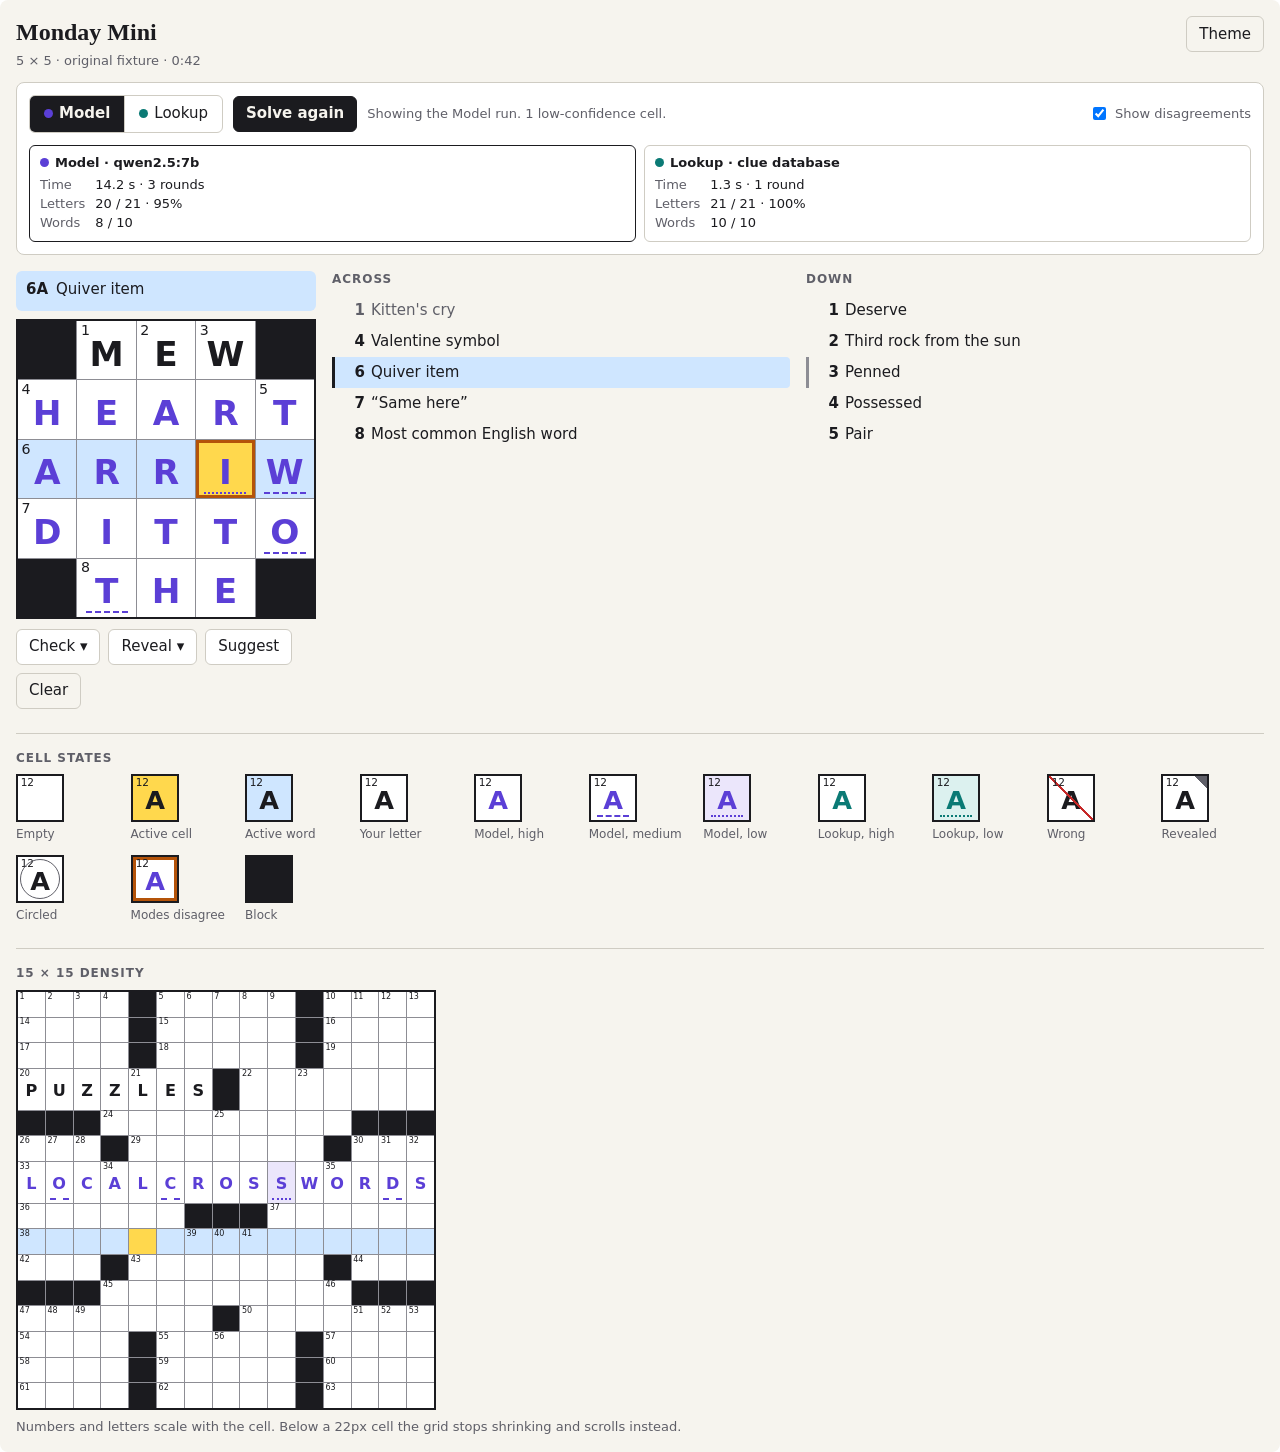
<file: design/mockup.html>
<!doctype html>
<html lang="en">
<head>
<meta charset="utf-8">
<meta name="viewport" content="width=device-width, initial-scale=1">
<title>Crossword design reference</title>
<style>
/* ---------- Tokens: keep in sync with DESIGN.md ---------- */
:root {
  color-scheme: light dark;
  --paper: #f6f4ee;
  --surface: #ffffff;
  --ink: #1b1b1f;
  --ink-muted: #5f5f68;
  --line: #cfccc3;
  --cell: #ffffff;
  --cell-line: #8d8d94;
  --block: #1b1b1f;
  --grid-border: #1b1b1f;
  --active-cell: #ffd84d;
  --active-word: #cfe6ff;
  --model: #5b3fd6;
  --model-tint: #ebe6fb;
  --lookup: #0b7a75;
  --lookup-tint: #dcf1ef;
  --wrong: #c62828;
  --warn: #b45309;
  --ok: #2e7d32;
  --focus: #1a73e8;
  --font-ui: system-ui, -apple-system, "Segoe UI", Roboto, sans-serif;
  --font-title: Georgia, "Iowan Old Style", "Times New Roman", serif;
  --radius: 8px;
}
@media (prefers-color-scheme: dark) {
  :root:not([data-theme="light"]) {
    --paper: #131316; --surface: #1c1c21; --ink: #ececf1; --ink-muted: #a3a3ae;
    --line: #34343c; --cell: #26262d; --cell-line: #50505b; --block: #060608; --grid-border: #6a6a76;
    --active-cell: #e0b422; --active-word: #1f3a5c;
    --model: #a996ff; --model-tint: #2c2648; --lookup: #4fd1c5; --lookup-tint: #17393a;
    --wrong: #ff6b6b; --warn: #f0a54a; --ok: #7bc47f; --focus: #8ab4f8;
  }
}
:root[data-theme="dark"] {
  --paper: #131316; --surface: #1c1c21; --ink: #ececf1; --ink-muted: #a3a3ae;
  --line: #34343c; --cell: #26262d; --cell-line: #50505b; --block: #060608; --grid-border: #6a6a76;
  --active-cell: #e0b422; --active-word: #1f3a5c;
  --model: #a996ff; --model-tint: #2c2648; --lookup: #4fd1c5; --lookup-tint: #17393a;
  --wrong: #ff6b6b; --warn: #f0a54a; --ok: #7bc47f; --focus: #8ab4f8;
}

* { box-sizing: border-box; }
body { margin: 0; font-family: var(--font-ui); }
.app {
  background: var(--paper); color: var(--ink);
  padding: 16px; border-radius: var(--radius);
  font-size: 15px; line-height: 1.4;
  container-type: inline-size;
}
h1 { font-family: var(--font-title); font-size: 24px; margin: 0; font-weight: 700; }
h2 { font-size: 12px; letter-spacing: .08em; text-transform: uppercase; color: var(--ink-muted); margin: 0 0 8px; font-weight: 600; }
.byline { color: var(--ink-muted); font-size: 13px; margin-top: 2px; }
.head { display: flex; justify-content: space-between; align-items: flex-start; gap: 12px; margin-bottom: 12px; }
button { font: inherit; color: inherit; }
.btn {
  background: var(--surface); border: 1px solid var(--line); border-radius: 6px;
  padding: 6px 12px; min-height: 36px; cursor: pointer;
}
.btn:hover { border-color: var(--ink-muted); }
.btn.primary { background: var(--ink); color: var(--paper); border-color: var(--ink); font-weight: 600; }
.btn.ghost { background: transparent; }
:focus-visible { outline: 2px solid var(--focus); outline-offset: 2px; }

/* ---------- Solver bar ---------- */
.solver {
  background: var(--surface); border: 1px solid var(--line); border-radius: var(--radius);
  padding: 12px; margin-bottom: 16px;
}
.solver-row { display: flex; flex-wrap: wrap; align-items: center; gap: 10px; }
.seg { display: inline-flex; border: 1px solid var(--line); border-radius: 6px; overflow: hidden; }
.seg button {
  border: 0; background: transparent; padding: 6px 14px; min-height: 36px; cursor: pointer;
  display: inline-flex; align-items: center; gap: 6px;
}
.seg button + button { border-left: 1px solid var(--line); }
.seg button[aria-pressed="true"] { background: var(--ink); color: var(--paper); font-weight: 600; }
.dot { width: 9px; height: 9px; border-radius: 50%; display: inline-block; }
.dot.model { background: var(--model); } .dot.lookup { background: var(--lookup); }
.status { color: var(--ink-muted); font-size: 13px; flex: 1 1 160px; }
.runs { display: grid; grid-template-columns: 1fr 1fr; gap: 8px; margin-top: 12px; }
.run { border: 1px solid var(--line); border-radius: 6px; padding: 8px 10px; font-size: 13px; }
.run.current { border-color: var(--ink); }
.run b { display: flex; align-items: center; gap: 6px; font-size: 13px; margin-bottom: 4px; }
.run dl { display: grid; grid-template-columns: auto 1fr; gap: 1px 10px; margin: 0; }
.run dt { color: var(--ink-muted); } .run dd { margin: 0; font-variant-numeric: tabular-nums; }
.check { display: inline-flex; align-items: center; gap: 6px; font-size: 13px; color: var(--ink-muted); }

/* ---------- Main layout ---------- */
.main { display: grid; grid-template-columns: 1fr; gap: 16px; }
@container (min-width: 640px) { .main { grid-template-columns: minmax(260px, 300px) 1fr; } }
.cluebar {
  background: var(--active-word); border-radius: 6px; padding: 8px 10px; min-height: 40px;
  display: flex; gap: 8px; align-items: baseline; margin-bottom: 8px;
}
.cluebar .n { font-weight: 700; white-space: nowrap; }
.actions { display: flex; flex-wrap: wrap; gap: 8px; margin-top: 10px; }

/* ---------- Grid ---------- */
.grid {
  display: grid; background: var(--cell-line); gap: 1px;
  border: 2px solid var(--grid-border); width: 100%; aspect-ratio: 1; user-select: none;
  container-type: inline-size;
}
.cell {
  background: var(--cell); position: relative; display: flex; align-items: center; justify-content: center;
  font-weight: 600; text-transform: uppercase; cursor: pointer;
  font-size: calc(58cqw / var(--n)); line-height: 1; padding-top: 12%;
}
.cell .num {
  position: absolute; top: 3%; left: 6%; font-weight: 500; color: var(--ink);
  font-size: max(8px, calc(24cqw / var(--n)));
}
.cell.block { background: var(--block); cursor: default; }
.cell.word { background: var(--active-word); }
.cell.active { background: var(--active-cell); color: #1b1b1f; }
.cell.active .num { color: #1b1b1f; }
/* solver letters: mode colour + a confidence mark that is not colour alone */
.cell.s-model { color: var(--model); } .cell.s-lookup { color: var(--lookup); }
.cell.active.s-model { color: #5b3fd6; } .cell.active.s-lookup { color: #0b7a75; }
.cell.c-med::after, .cell.c-low::after {
  content: ""; position: absolute; left: 14%; right: 14%; bottom: 7%; border-bottom: 2px dashed currentColor;
}
.cell.c-low::after { border-bottom-style: dotted; }
.cell.c-low.s-model:not(.word):not(.active) { background: var(--model-tint); }
.cell.c-low.s-lookup:not(.word):not(.active) { background: var(--lookup-tint); }
.cell.wrong::before {
  content: ""; position: absolute; inset: 0;
  background: linear-gradient(to top right, transparent calc(50% - 1px), var(--wrong) calc(50% - 1px), var(--wrong) calc(50% + 1px), transparent calc(50% + 1px));
}
.cell.revealed { background-image: linear-gradient(225deg, var(--ink-muted) 0 14%, transparent 14%); }
.cell.circle .ring { position: absolute; inset: 4%; border: 1px solid var(--ink-muted); border-radius: 50%; }
.cell.diff { box-shadow: inset 0 0 0 3px var(--warn); }

/* ---------- Clues ---------- */
.clues { display: grid; grid-template-columns: 1fr 1fr; gap: 16px; }
.clues ol { list-style: none; margin: 0; padding: 0; }
.clues li {
  display: grid; grid-template-columns: 1.6em 1fr; gap: 6px; padding: 5px 6px;
  border-left: 3px solid transparent; border-radius: 0 4px 4px 0; cursor: pointer;
}
.clues li .n { font-weight: 700; text-align: right; }
.clues li.current { background: var(--active-word); border-left-color: var(--ink); }
.clues li.cross { border-left-color: var(--cell-line); }
.clues li.done { color: var(--ink-muted); }

/* ---------- Reference sections ---------- */
.ref { margin-top: 24px; padding-top: 16px; border-top: 1px solid var(--line); }
.legend { display: grid; grid-template-columns: repeat(auto-fill, minmax(96px, 1fr)); gap: 12px; }
.legend figure { margin: 0; font-size: 12px; color: var(--ink-muted); }
.legend .grid { width: 48px; margin-bottom: 4px; --n: 1; color: var(--ink); }
.dense { max-width: 420px; }
.note { font-size: 13px; color: var(--ink-muted); margin: 8px 0 0; }
</style>
</head>
<body>
<div class="app">

  <div class="head">
    <div>
      <h1>Monday Mini</h1>
      <div class="byline">5 × 5 · original fixture · 0:42</div>
    </div>
    <button class="btn ghost" id="theme" aria-label="Switch theme">Theme</button>
  </div>

  <!-- Solver bar -->
  <section class="solver" aria-label="Solver">
    <div class="solver-row">
      <div class="seg" role="group" aria-label="Solving mode">
        <button id="m-model" aria-pressed="true"><span class="dot model"></span>Model</button>
        <button id="m-lookup" aria-pressed="false"><span class="dot lookup"></span>Lookup</button>
      </div>
      <button class="btn primary" id="solve">Solve again</button>
      <span class="status" id="status" role="status"></span>
      <label class="check"><input type="checkbox" id="diff" checked> Show disagreements</label>
    </div>
    <div class="runs">
      <div class="run" id="run-model">
        <b><span class="dot model"></span>Model · qwen2.5:7b</b>
        <dl><dt>Time</dt><dd>14.2 s · 3 rounds</dd><dt>Letters</dt><dd>20 / 21 · 95%</dd><dt>Words</dt><dd>8 / 10</dd></dl>
      </div>
      <div class="run" id="run-lookup">
        <b><span class="dot lookup"></span>Lookup · clue database</b>
        <dl><dt>Time</dt><dd>1.3 s · 1 round</dd><dt>Letters</dt><dd>21 / 21 · 100%</dd><dt>Words</dt><dd>10 / 10</dd></dl>
      </div>
    </div>
  </section>

  <!-- Solving view -->
  <div class="main">
    <div>
      <div class="cluebar" aria-live="polite"><span class="n" id="cb-n"></span><span id="cb-t"></span></div>
      <div class="grid" id="grid" role="grid" aria-label="Crossword grid" tabindex="0"></div>
      <div class="actions">
        <button class="btn">Check ▾</button>
        <button class="btn">Reveal ▾</button>
        <button class="btn">Suggest</button>
        <button class="btn ghost">Clear</button>
      </div>
    </div>
    <div class="clues">
      <div><h2>Across</h2><ol id="across"></ol></div>
      <div><h2>Down</h2><ol id="down"></ol></div>
    </div>
  </div>

  <!-- Cell states -->
  <section class="ref">
    <h2>Cell states</h2>
    <div class="legend" id="legend"></div>
  </section>

  <!-- Density -->
  <section class="ref">
    <h2>15 × 15 density</h2>
    <div class="grid dense" id="dense" aria-hidden="true"></div>
    <p class="note">Numbers and letters scale with the cell. Below a 22px cell the grid stops shrinking and scrolls instead.</p>
  </section>
</div>

<script>
const ROWS = ["#MEW#", "HEART", "ARROW", "DITTO", "#THE#"];
const CLUES = {
  across: {1: "Kitten's cry", 4: "Valentine symbol", 6: "Quiver item", 7: "“Same here”", 8: "Most common English word"},
  down: {1: "Deserve", 2: "Third rock from the sun", 3: "Penned", 4: "Possessed", 5: "Pair"}
};
const USER = {"0,1": "M", "0,2": "E", "0,3": "W"};
// Per-mode solver runs: letter + confidence per cell. Model gets 2,3 wrong.
const CONF_MODEL = {"1,0": .91, "1,1": .95, "1,2": .93, "1,3": .88, "1,4": .9, "2,0": .86, "2,1": .9, "2,2": .84, "2,3": .34, "2,4": .72,
  "3,0": .83, "3,1": .87, "3,2": .9, "3,3": .81, "3,4": .62, "4,1": .71, "4,2": .93, "4,3": .96};
const RUNS = {model: {}, lookup: {}};
ROWS.forEach((row, r) => [...row].forEach((ch, c) => {
  const k = r + "," + c;
  if (ch === "#" || USER[k]) return;
  RUNS.lookup[k] = {l: ch, p: .97};
  RUNS.model[k] = {l: k === "2,3" ? "I" : ch, p: CONF_MODEL[k]};
}));

function derive(rows) {
  const H = rows.length, W = rows[0].length, open = (r, c) => r >= 0 && c >= 0 && r < H && c < W && rows[r][c] !== "#";
  const nums = {}, slots = []; let n = 0;
  for (let r = 0; r < H; r++) for (let c = 0; c < W; c++) {
    if (!open(r, c)) continue;
    const a = !open(r, c - 1) && open(r, c + 1), d = !open(r - 1, c) && open(r + 1, c);
    if (!a && !d) continue;
    nums[r + "," + c] = ++n;
    if (a) { const cells = []; for (let x = c; open(r, x); x++) cells.push(r + "," + x); slots.push({n, dir: "across", cells}); }
    if (d) { const cells = []; for (let y = r; open(y, c); y++) cells.push(y + "," + c); slots.push({n, dir: "down", cells}); }
  }
  return {nums, slots};
}
const {nums, slots} = derive(ROWS);
const state = {mode: "model", cell: "2,3", dir: "across", diff: true, user: {...USER}};
const $ = id => document.getElementById(id);
const slotAt = (cell, dir) => slots.find(s => s.dir === dir && s.cells.includes(cell));
const band = p => p >= .8 ? "" : p >= .5 ? "c-med" : "c-low";

function render() {
  const cur = slotAt(state.cell, state.dir), cross = slotAt(state.cell, state.dir === "across" ? "down" : "across");
  const g = $("grid"); g.style.setProperty("--n", ROWS[0].length);
  g.style.gridTemplateColumns = `repeat(${ROWS[0].length}, 1fr)`; g.innerHTML = "";
  ROWS.forEach((row, r) => [...row].forEach((ch, c) => {
    const k = r + "," + c, d = document.createElement("div"); d.className = "cell";
    if (ch === "#") { d.classList.add("block"); g.append(d); return; }
    const run = RUNS[state.mode][k], u = state.user[k];
    if (nums[k]) d.innerHTML = `<span class="num">${nums[k]}</span>`;
    if (u) d.append(u);
    else if (run) { d.append(run.l); d.classList.add("s-" + state.mode); if (band(run.p)) d.classList.add(band(run.p)); }
    if (cur.cells.includes(k)) d.classList.add("word");
    if (k === state.cell) d.classList.add("active");
    if (state.diff && !u && RUNS.model[k] && RUNS.model[k].l !== RUNS.lookup[k].l) d.classList.add("diff");
    d.onclick = () => { if (k === state.cell) state.dir = state.dir === "across" ? "down" : "across"; state.cell = k; if (!slotAt(k, state.dir)) state.dir = state.dir === "across" ? "down" : "across"; render(); };
    g.append(d);
  }));
  for (const dir of ["across", "down"]) {
    const ol = $(dir); ol.innerHTML = "";
    slots.filter(s => s.dir === dir).forEach(s => {
      const li = document.createElement("li");
      li.innerHTML = `<span class="n">${s.n}</span><span>${CLUES[dir][s.n]}</span>`;
      if (s === cur) li.classList.add("current"); else if (s === cross) li.classList.add("cross");
      if (s.cells.every(k => state.user[k])) li.classList.add("done");
      li.onclick = () => { state.dir = dir; state.cell = s.cells[0]; render(); };
      ol.append(li);
    });
  }
  $("cb-n").textContent = cur.n + (cur.dir === "across" ? "A" : "D");
  $("cb-t").textContent = CLUES[cur.dir][cur.n];
  $("m-model").setAttribute("aria-pressed", state.mode === "model");
  $("m-lookup").setAttribute("aria-pressed", state.mode === "lookup");
  $("run-model").classList.toggle("current", state.mode === "model");
  $("run-lookup").classList.toggle("current", state.mode === "lookup");
  $("status").textContent = state.mode === "model" ? "Showing the Model run. 1 low-confidence cell." : "Showing the Lookup run.";
}
$("m-model").onclick = () => { state.mode = "model"; render(); };
$("m-lookup").onclick = () => { state.mode = "lookup"; render(); };
$("diff").onchange = e => { state.diff = e.target.checked; render(); };
$("theme").onclick = () => {
  const root = document.documentElement, dark = root.dataset.theme ? root.dataset.theme === "dark" : matchMedia("(prefers-color-scheme: dark)").matches;
  root.dataset.theme = dark ? "light" : "dark";
};
$("grid").onkeydown = e => {
  const [r, c] = state.cell.split(",").map(Number), s = slotAt(state.cell, state.dir), i = s.cells.indexOf(state.cell);
  const move = (dr, dc) => { const k = (r + dr) + "," + (c + dc); if (slotAt(k, "across") || slotAt(k, "down")) { state.cell = k; if (!slotAt(k, state.dir)) state.dir = state.dir === "across" ? "down" : "across"; } };
  if (/^[a-z]$/i.test(e.key)) { state.user[state.cell] = e.key.toUpperCase(); if (i < s.cells.length - 1) state.cell = s.cells[i + 1]; }
  else if (e.key === "Backspace") { if (state.user[state.cell]) delete state.user[state.cell]; else if (i > 0) { state.cell = s.cells[i - 1]; delete state.user[state.cell]; } }
  else if (e.key === " ") state.dir = state.dir === "across" ? "down" : "across";
  else if (e.key === "ArrowRight") move(0, 1); else if (e.key === "ArrowLeft") move(0, -1);
  else if (e.key === "ArrowDown") move(1, 0); else if (e.key === "ArrowUp") move(-1, 0);
  else return;
  e.preventDefault(); render();
};
render();

// Cell state legend
const STATES = [
  ["Empty", "", ""], ["Active cell", "active", "A"], ["Active word", "word", "A"], ["Your letter", "", "A"],
  ["Model, high", "s-model", "A"], ["Model, medium", "s-model c-med", "A"], ["Model, low", "s-model c-low", "A"],
  ["Lookup, high", "s-lookup", "A"], ["Lookup, low", "s-lookup c-low", "A"],
  ["Wrong", "wrong", "A"], ["Revealed", "revealed", "A"], ["Circled", "circle", "A"], ["Modes disagree", "s-model diff", "A"], ["Block", "block", ""]
];
$("legend").innerHTML = STATES.map(([label, cls, l]) =>
  `<figure><div class="grid" style="grid-template-columns:1fr"><div class="cell ${cls}"><span class="num">${cls === "block" ? "" : "12"}</span>${cls === "circle" ? '<span class="ring"></span>' : ""}${l}</div></div>${label}</figure>`).join("");

// 15x15 density specimen
const A = "....#.....#....", B = ".......#.......", C = "###.........###", D = "...#.......#...", E = "...............", F = "......###......";
const P = [A, A, A, B, C, D, E, F, E, D, C, B, A, A, A], dn = derive(P);
const dense = $("dense"); dense.style.setProperty("--n", 15); dense.style.gridTemplateColumns = "repeat(15, 1fr)";
const SAMPLE = {6: "LOCALCROSSWORDS", 3: "PUZZLES"}; // row -> letters from column 0
P.forEach((row, r) => [...row].forEach((ch, c) => {
  const k = r + "," + c, d = document.createElement("div"); d.className = "cell" + (ch === "#" ? " block" : "");
  if (ch !== "#") {
    if (dn.nums[k]) d.innerHTML = `<span class="num">${dn.nums[k]}</span>`;
    if (SAMPLE[r] && SAMPLE[r][c]) { d.append(SAMPLE[r][c]); if (r === 6) d.classList.add("s-model", c === 9 ? "c-low" : c % 4 === 1 ? "c-med" : "x"); }
    if (r === 8) d.classList.add("word"); if (r === 8 && c === 4) d.classList.add("active");
  }
  dense.append(d);
}));
</script>
</body>
</html>
</file>
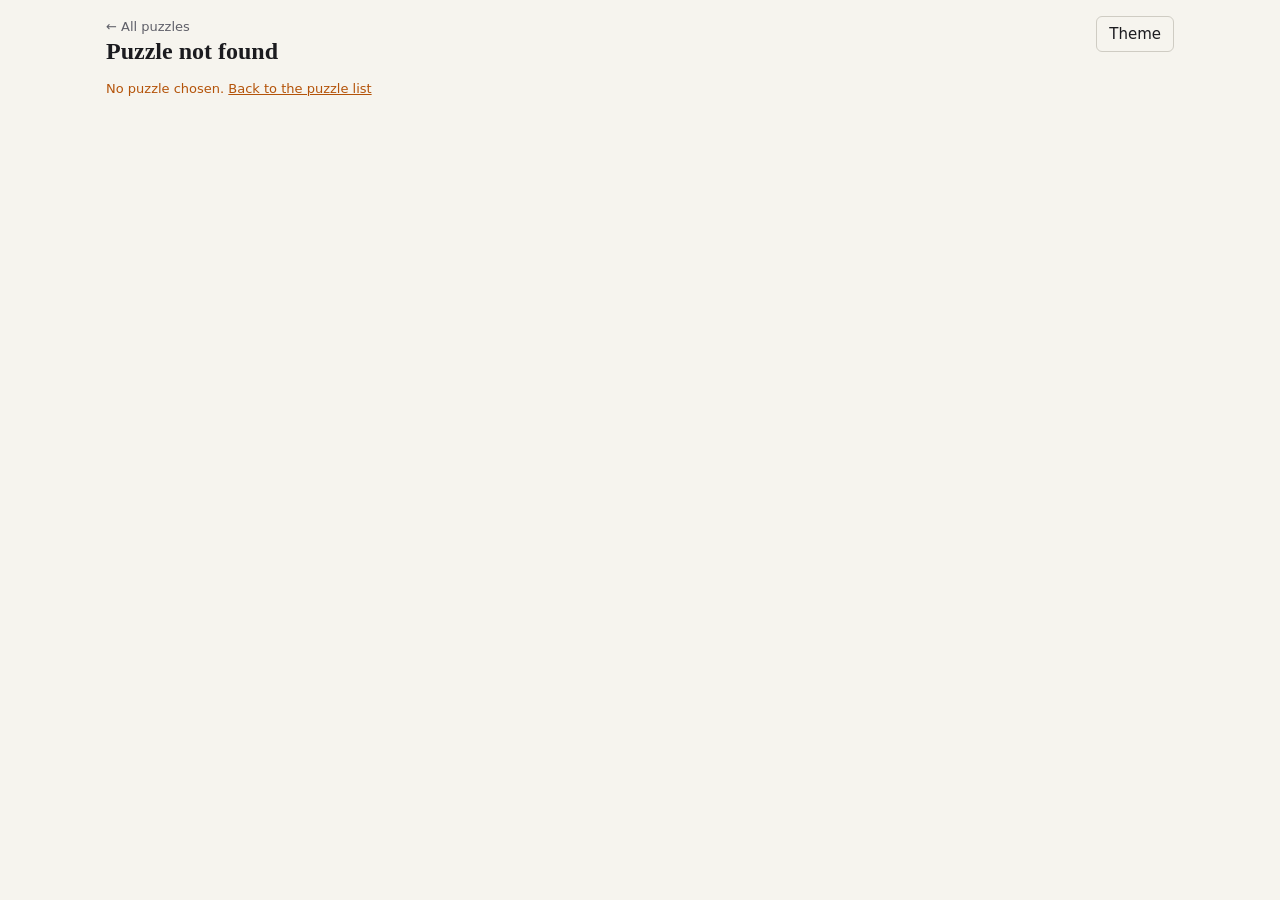
<file: web/puzzle.html>
<!doctype html>
<html lang="en">
<head>
<meta charset="utf-8">
<meta name="viewport" content="width=device-width, initial-scale=1">
<title>Crossword</title>
<link rel="stylesheet" href="css/app.css">
<script src="js/theme-init.js"></script>
<script type="module" src="js/puzzle.js"></script>
</head>
<body>
<div class="page">
  <header class="head">
    <div>
      <a class="back" href="./">← All puzzles</a>
      <h1 id="title">Loading…</h1>
      <div class="byline"><span id="byline"></span><span id="timer" aria-label="Time"></span></div>
    </div>
    <button class="btn ghost" id="theme" type="button">Theme</button>
  </header>

  <section class="solver" aria-label="Solver">
    <div class="solver-row">
      <div class="seg" role="group" aria-label="Solving mode">
        <button type="button" id="m-model" aria-pressed="true"><span class="dot model" aria-hidden="true"></span>Model</button>
        <button type="button" id="m-lookup" aria-pressed="false"><span class="dot lookup" aria-hidden="true"></span>Lookup</button>
      </div>
      <div class="picker-wrap">
        <button type="button" class="btn picker" id="model-btn" aria-haspopup="dialog" aria-controls="model-pop" aria-expanded="false"><span class="visually-hidden">Models: </span><span class="label">Models</span> ▾</button>
        <div class="popover model-pop" id="model-pop" role="dialog" hidden></div>
      </div>
      <button type="button" class="btn primary" id="solve">Solve</button>
      <span class="status" id="status" role="status"></span>
    </div>
    <p class="solver-warn" id="solver-warn" role="alert" hidden></p>
    <div class="runs" id="runs" aria-label="Solver runs: choose one to show its letters"></div>
    <div class="compare-wrap">
      <label class="compare-select"><span class="visually-hidden">Compare the shown run with</span>
        <select id="compare" class="select" disabled><option value="">Compare with…</option></select>
      </label>
      <label class="check"><input type="checkbox" id="compare-answers" disabled> Compare with answers</label>
    </div>
    <div class="solver-progress" hidden></div>
  </section>

  <div class="main" id="main" hidden>
    <div class="board-col">
      <div class="cluebar" id="cluebar">
        <button type="button" class="nav" id="prev-clue" aria-label="Previous clue">‹</button>
        <div class="cb-text" aria-live="polite"><span class="n"></span><span class="t"></span></div>
        <button type="button" class="nav" id="next-clue" aria-label="Next clue">›</button>
      </div>
      <div class="popover" id="suggest-pop" role="dialog" hidden></div>
      <div class="board" id="board">
        <input class="kbd-input" id="kbd" type="text" aria-label="Type a letter"
               autocapitalize="characters" autocomplete="off" autocorrect="off" spellcheck="false"
               enterkeyhint="next" tabindex="-1">
      </div>
      <div class="actions">
        <div class="menu-wrap"><button type="button" class="btn" id="check-btn">Check ▾</button></div>
        <div class="menu-wrap"><button type="button" class="btn" id="reveal-btn">Reveal ▾</button></div>
        <button type="button" class="btn" id="suggest-btn" aria-haspopup="dialog" aria-controls="suggest-pop">Suggest</button>
        <div class="menu-wrap"><button type="button" class="btn ghost" id="clear-btn">Clear ▾</button></div>
      </div>
      <p class="notice" id="notice" hidden></p>
    </div>
    <div class="clues" id="clues"></div>
  </div>
  <p class="notice warn" id="load-error" hidden></p>
</div>
</body>
</html>
</file>
<file: web/css/app.css>
/* Crossword app styles. Tokens and values follow DESIGN.md and design/mockup.html. */

/* ---------- Tokens ---------- */
:root {
  color-scheme: light;
  --paper: #f6f4ee;
  --surface: #ffffff;
  --ink: #1b1b1f;
  --ink-muted: #5f5f68;
  --line: #cfccc3;
  --cell: #ffffff;
  --cell-line: #8d8d94;
  --block: #1b1b1f;
  --grid-border: #1b1b1f;
  --active-cell: #ffd84d;
  --active-word: #cfe6ff;
  --model: #5b3fd6;
  --model-tint: #ebe6fb;
  --lookup: #0b7a75;
  --lookup-tint: #dcf1ef;
  --wrong: #c62828;
  --warn: #b45309;
  --ok: #2e7d32;
  --focus: #1a73e8;
  /* Not in the token table: a ring that shows on a black square in both themes. */
  --ring-on-block: #b9b9c4;
  --font-ui: system-ui, -apple-system, "Segoe UI", Roboto, sans-serif;
  --font-title: Georgia, "Iowan Old Style", "Times New Roman", serif;
  --radius: 8px;
  --radius-sm: 6px;
  --control-h: 36px;
}
@media (prefers-color-scheme: dark) {
  :root:not([data-theme="light"]) {
    color-scheme: dark;
    --paper: #131316; --surface: #1c1c21; --ink: #ececf1; --ink-muted: #a3a3ae;
    --line: #34343c; --cell: #26262d; --cell-line: #50505b; --block: #060608; --grid-border: #6a6a76;
    --active-cell: #e0b422; --active-word: #1f3a5c;
    --model: #a996ff; --model-tint: #2c2648; --lookup: #4fd1c5; --lookup-tint: #17393a;
    --wrong: #ff6b6b; --warn: #f0a54a; --ok: #7bc47f; --focus: #8ab4f8;
    --ring-on-block: #9a9aa6;
  }
}
:root[data-theme="dark"] {
  color-scheme: dark;
  --paper: #131316; --surface: #1c1c21; --ink: #ececf1; --ink-muted: #a3a3ae;
  --line: #34343c; --cell: #26262d; --cell-line: #50505b; --block: #060608; --grid-border: #6a6a76;
  --active-cell: #e0b422; --active-word: #1f3a5c;
  --model: #a996ff; --model-tint: #2c2648; --lookup: #4fd1c5; --lookup-tint: #17393a;
  --wrong: #ff6b6b; --warn: #f0a54a; --ok: #7bc47f; --focus: #8ab4f8;
  --ring-on-block: #9a9aa6;
}

/* ---------- Base ---------- */
* { box-sizing: border-box; }
html { background: var(--paper); }
body {
  margin: 0; background: var(--paper); color: var(--ink);
  font-family: var(--font-ui); font-size: 15px; line-height: 1.4;
}
.page {
  max-width: 1100px; margin: 0 auto; padding: 16px;
  container-type: inline-size; container-name: page;
}
h1 { font-family: var(--font-title); font-size: 24px; margin: 0; font-weight: 700; line-height: 1.2; }
h2 {
  font-size: 12px; letter-spacing: .08em; text-transform: uppercase;
  color: var(--ink-muted); margin: 0 0 8px; font-weight: 600;
}
a { color: inherit; }
button, input { font: inherit; color: inherit; }
:focus-visible { outline: 2px solid var(--focus); outline-offset: 2px; }
.visually-hidden {
  position: absolute !important; width: 1px; height: 1px; overflow: hidden;
  clip-path: inset(50%); white-space: nowrap;
}
[hidden] { display: none !important; }

.head { display: flex; justify-content: space-between; align-items: flex-start; gap: 12px; margin-bottom: 12px; }
.head .back { font-size: 13px; color: var(--ink-muted); text-decoration: none; }
.head .back:hover { text-decoration: underline; }
.byline { color: var(--ink-muted); font-size: 13px; margin-top: 2px; font-variant-numeric: tabular-nums; }

.btn {
  background: var(--surface); border: 1px solid var(--line); border-radius: var(--radius-sm);
  padding: 6px 12px; min-height: var(--control-h); cursor: pointer;
  display: inline-flex; align-items: center; justify-content: center; gap: 6px;
}
.btn:hover { border-color: var(--ink-muted); }
.btn.primary { background: var(--ink); color: var(--paper); border-color: var(--ink); font-weight: 600; }
.btn.ghost { background: transparent; }
.btn:disabled, .btn[aria-disabled="true"] { opacity: .5; cursor: not-allowed; }
.btn:disabled:hover, .btn[aria-disabled="true"]:hover { border-color: var(--line); }
.btn.primary:disabled, .btn.primary[aria-disabled="true"] { border-color: var(--ink); }

@container page (max-width: 639.98px) {
  .page > * { --control-h: 44px; }
}

/* ---------- Solver bar ---------- */
.solver {
  position: relative; overflow: visible;
  background: var(--surface); border: 1px solid var(--line); border-radius: var(--radius);
  padding: 12px; margin-bottom: 16px;
  display: grid; gap: 10px 12px; grid-template-columns: minmax(0, 1fr);
  grid-template-areas: "row" "warn" "runs" "compare";
}
.solver-row { grid-area: row; display: flex; flex-wrap: wrap; align-items: center; gap: 10px; }
.solver .solver-warn { grid-area: warn; }
.solver .runs { grid-area: runs; }
.solver .compare-wrap { grid-area: compare; }
@container page (min-width: 640px) {
  .solver { grid-template-columns: minmax(0, 1fr) auto; grid-template-areas: "row compare" "warn warn" "runs runs"; }
  .solver .compare-wrap { align-self: center; }
}
.seg { display: inline-flex; border: 1px solid var(--line); border-radius: var(--radius-sm); overflow: hidden; }
.seg button {
  border: 0; background: transparent; padding: 6px 14px; min-height: var(--control-h); cursor: pointer;
  display: inline-flex; align-items: center; gap: 6px;
}
.seg button + button { border-left: 1px solid var(--line); }
.seg button[aria-pressed="true"] { background: var(--ink); color: var(--paper); font-weight: 600; }
.seg button[aria-disabled="true"] { color: var(--ink-muted); cursor: not-allowed; }
.seg button[aria-disabled="true"] .dot { opacity: .4; }
.seg button:focus-visible { outline-offset: -2px; }
.dot { width: 9px; height: 9px; border-radius: 50%; display: inline-block; flex: none; }
.dot.model { background: var(--model); }
.dot.lookup { background: var(--lookup); }
.status { color: var(--ink-muted); font-size: 13px; flex: 1 1 160px; min-width: 0; }
.runs { display: grid; grid-template-columns: 1fr; gap: 8px; }
@container page (min-width: 640px) {
  .runs { grid-template-columns: repeat(auto-fill, minmax(230px, 1fr)); }
}
.run {
  border: 1px solid var(--line); border-radius: var(--radius-sm); padding: 8px 10px; font-size: 13px;
  background: var(--surface); text-align: left; cursor: pointer; display: block; width: 100%; min-width: 0;
}
.run:hover { border-color: var(--ink-muted); }
.run.current { border-color: var(--ink); box-shadow: inset 0 0 0 1px var(--ink); }
.run.compared { border-color: var(--warn); border-style: dashed; }
.run b { display: flex; align-items: center; gap: 6px; font-size: 13px; margin-bottom: 4px; min-width: 0; }
.run .run-mode { color: var(--ink-muted); font-weight: 500; }
.run .run-model { overflow: hidden; text-overflow: ellipsis; white-space: nowrap; min-width: 0; }
.run dl { display: grid; grid-template-columns: auto 1fr; gap: 1px 10px; margin: 0; }
.run dt { color: var(--ink-muted); }
.run dd { margin: 0; font-variant-numeric: tabular-nums; }
.run .empty, .runs-empty { color: var(--ink-muted); margin: 0; font-size: 13px; }
.run:focus-visible { outline-offset: 1px; }
.check { display: inline-flex; align-items: center; gap: 6px; font-size: 13px; color: var(--ink-muted); min-height: var(--control-h); }
.check input { width: 16px; height: 16px; margin: 0; accent-color: var(--ink); }
.check:has(input:disabled) { opacity: .6; }
.select {
  font: inherit; font-size: 13px; color: var(--ink); background: var(--surface);
  border: 1px solid var(--line); border-radius: var(--radius-sm); min-height: var(--control-h); padding: 4px 8px;
  max-width: 100%;
}
.select:disabled { opacity: .5; cursor: not-allowed; }
.compare-wrap { display: inline-flex; flex-wrap: wrap; align-items: center; gap: 4px 12px; min-width: 0; }
.compare-select { display: inline-flex; min-width: 0; }
.solver-warn { color: var(--warn); font-size: 13px; margin: 0; }
.solver-warn::before { content: "⚠ "; }
.picker-wrap { position: relative; display: inline-block; min-width: 0; }
.picker { max-width: 220px; }
.picker .label { overflow: hidden; text-overflow: ellipsis; white-space: nowrap; min-width: 0; }
.popover.model-pop { top: calc(100% + 4px); left: 0; right: auto; width: min(360px, calc(100vw - 32px)); max-width: none; }
.model-pop ul { list-style: none; margin: 0; padding: 0; max-height: 320px; overflow-y: auto; }
.model-opt {
  display: grid; grid-template-columns: auto 1fr; gap: 0 8px; align-items: center;
  padding: 6px 8px; border-radius: 4px; cursor: pointer; min-height: var(--control-h);
}
.model-opt:hover { background: var(--active-word); }
.model-opt input { width: 16px; height: 16px; margin: 0; accent-color: var(--ink); grid-row: span 2; }
.model-opt .m-name { font-weight: 600; overflow-wrap: anywhere; }
.model-opt .m-tag {
  font-size: 11px; font-weight: 500; color: var(--ink-muted); border: 1px solid var(--line);
  border-radius: 4px; padding: 0 4px;
}
.model-opt .m-meta { grid-column: 2; font-size: 12px; color: var(--ink-muted); font-variant-numeric: tabular-nums; }
.model-opt .m-why { grid-column: 2; font-size: 12px; color: var(--warn); }
.model-opt.off { cursor: not-allowed; }
.model-opt.off .m-name { color: var(--ink-muted); }
.model-pop .m-foot { font-size: 12px; color: var(--ink-muted); margin: 6px 8px 2px; }
.model-pop .empty { color: var(--ink-muted); font-size: 13px; margin: 4px; }
.solver-progress {
  position: absolute; left: 0; bottom: 0; height: 3px; width: 0; border-bottom-left-radius: var(--radius);
  background: var(--mode-colour, var(--model)); transition: width 200ms linear;
}
.solver-progress.indeterminate { width: 30%; animation: slide 1.2s ease-in-out infinite alternate; }
@keyframes slide { from { left: 0; } to { left: 70%; } }

/* ---------- Main layout ---------- */
.main { display: grid; grid-template-columns: minmax(0, 1fr); gap: 16px; }
@container page (min-width: 640px) {
  .main { grid-template-columns: minmax(0, 600px) minmax(200px, 1fr); align-items: start; }
}
.board-col { min-width: 0; position: relative; }
.cluebar {
  background: var(--active-word); border-radius: var(--radius-sm); padding: 8px 10px; min-height: 40px;
  display: flex; gap: 8px; align-items: center; margin-bottom: 8px; color: var(--ink);
}
.cluebar .cb-text { display: flex; gap: 8px; align-items: baseline; flex: 1; min-width: 0; }
.cluebar .n { font-weight: 700; white-space: nowrap; }
.cluebar .nav {
  display: none; flex: none; border: 0; background: transparent; cursor: pointer;
  width: 44px; min-height: 44px; margin: -8px -6px; font-size: 20px; color: var(--ink);
}
@container page (max-width: 639.98px) {
  .cluebar { position: sticky; top: 0; z-index: 3; }
  .cluebar .nav { display: inline-flex; align-items: center; justify-content: center; }
}
.actions { display: flex; flex-wrap: wrap; gap: 8px; margin-top: 10px; }
.notice { color: var(--ink-muted); font-size: 13px; margin: 8px 0 0; }
.notice.warn { color: var(--warn); }

/* ---------- Grid ---------- */
.board { position: relative; max-width: 100%; overflow: auto; overscroll-behavior: contain; }
.grid {
  --cs: 30px;
  display: grid; background: var(--cell-line); gap: 1px;
  grid-template-columns: repeat(var(--cols), var(--cs));
  grid-auto-rows: var(--cs);
  border: 2px solid var(--grid-border); width: max-content; user-select: none; -webkit-user-select: none;
  touch-action: manipulation;
}
.grid.solved { border-color: var(--ok); }
.grid [role="row"] { display: contents; }
.cell {
  background: var(--cell); position: relative; display: flex; align-items: center; justify-content: center;
  font-weight: 600; text-transform: uppercase; cursor: pointer; color: var(--ink);
  font-size: calc(var(--cs) * .58); line-height: 1; padding-top: 12%;
  overflow: hidden;
}
.cell:focus { outline: none; }
.cell:focus-visible { outline: 2px solid var(--focus); outline-offset: -2px; }
.cell .ltr { position: relative; z-index: 1; }
.cell.long .ltr { font-size: .5em; letter-spacing: -.02em; }
.cell .num {
  position: absolute; top: 3%; left: 6%; font-weight: 500; color: var(--ink); line-height: 1;
  font-size: max(8px, calc(var(--cs) * .24)); z-index: 1;
}
.cell.block { background: var(--block); cursor: default; }
.cell.word { background: var(--active-word); }
.cell.active { background: var(--active-cell); color: #1b1b1f; }
.cell.active .num { color: #1b1b1f; }
/* Solver letters: mode colour plus a confidence mark (not colour alone). */
.cell.s-model { color: var(--model); }
.cell.s-lookup { color: var(--lookup); }
.cell.active.s-model { color: #5b3fd6; }
.cell.active.s-lookup { color: #0b7a75; }
.cell.c-med::after, .cell.c-low::after {
  content: ""; position: absolute; left: 14%; right: 14%; bottom: 7%;
  border-bottom: 2px dashed currentColor; z-index: 1;
}
.cell.c-low::after { border-bottom-style: dotted; }
.cell.c-low.s-model:not(.word):not(.active) { background-color: var(--model-tint); }
.cell.c-low.s-lookup:not(.word):not(.active) { background-color: var(--lookup-tint); }
.cell.wrong::before {
  content: ""; position: absolute; inset: 0; z-index: 2; pointer-events: none;
  background: linear-gradient(to top right, transparent calc(50% - 1px), var(--wrong) calc(50% - 1px),
    var(--wrong) calc(50% + 1px), transparent calc(50% + 1px));
}
.cell.revealed { background-image: linear-gradient(225deg, var(--ink-muted) 0 14%, transparent 14%); }
.cell .ring {
  position: absolute; inset: 4%; border: 1px solid var(--ink-muted); border-radius: 50%; pointer-events: none;
}
.cell.block .ring { border: 1.5px solid var(--ring-on-block); }
.cell.diff { box-shadow: inset 0 0 0 3px var(--warn); }
.cell.fresh .ltr { animation: fade-in 150ms ease-out; }
.cell.flash { animation: flash 700ms ease-out; }
.cell.flash.s-lookup { animation-name: flash-lookup; }
@keyframes fade-in { from { opacity: 0; } to { opacity: 1; } }
@keyframes flash { 0%, 40% { background-color: var(--model-tint); } }
@keyframes flash-lookup { 0%, 40% { background-color: var(--lookup-tint); } }

.kbd-input {
  position: absolute; z-index: 0; opacity: 0; width: 1px; height: 1px; padding: 0; border: 0;
  font-size: 16px; /* avoids zoom on focus in iOS */
  caret-color: transparent; background: transparent; color: transparent; pointer-events: none;
}

/* ---------- Clues ---------- */
.clues { display: grid; grid-template-columns: 1fr 1fr; gap: 16px; min-width: 0; }
.clue-tabs { display: none; }
.clue-list { min-width: 0; }
.clue-list ol {
  list-style: none; margin: 0; padding: 0;
  max-height: var(--list-h, none); overflow-y: auto; overscroll-behavior: contain;
}
.clue-list li {
  display: grid; grid-template-columns: 1.8em 1fr; gap: 6px; padding: 5px 6px;
  border-left: 3px solid transparent; border-radius: 0 4px 4px 0; cursor: pointer;
}
.clue-list li .n { font-weight: 700; text-align: right; font-variant-numeric: tabular-nums; }
.clue-list li.current { background: var(--active-word); border-left-color: var(--ink); }
.clue-list li.cross { border-left-color: var(--cell-line); }
.clue-list li.done { color: var(--ink-muted); }
@container page (max-width: 639.98px) {
  .clues { grid-template-columns: 1fr; gap: 8px; }
  .clue-tabs { display: flex; border: 1px solid var(--line); border-radius: var(--radius-sm); overflow: hidden; }
  .clue-tabs button {
    flex: 1; border: 0; background: var(--surface); min-height: var(--control-h); cursor: pointer;
    font-size: 12px; letter-spacing: .08em; text-transform: uppercase; font-weight: 600; color: var(--ink-muted);
  }
  .clue-tabs button + button { border-left: 1px solid var(--line); }
  .clue-tabs button[aria-selected="true"] { background: var(--ink); color: var(--paper); }
  .clue-tabs button:focus-visible { outline-offset: -2px; }
  .clue-list h2 { display: none; }
  .clue-list:not(.selected) { display: none; }
  .clue-list ol { max-height: none; }
  .clue-list li { padding: 10px 6px; }
}

/* ---------- Menus, popover, dialog ---------- */
.menu-wrap { position: relative; display: inline-block; }
.menu, .popover {
  position: absolute; z-index: 10; background: var(--surface); border: 1px solid var(--line);
  border-radius: var(--radius); padding: 4px; min-width: 180px;
}
.menu { top: calc(100% + 4px); left: 0; }
.menu-wrap.up .menu { top: auto; bottom: calc(100% + 4px); }
.menu [role="menuitem"] {
  display: block; width: 100%; text-align: left; border: 0; background: transparent; cursor: pointer;
  padding: 6px 10px; min-height: var(--control-h); border-radius: 4px;
}
.menu [role="menuitem"]:hover, .menu [role="menuitem"]:focus { background: var(--active-word); outline: none; }
.menu [role="menuitem"]:focus-visible { outline: 2px solid var(--focus); outline-offset: -2px; }
.popover { left: 0; right: 0; top: 48px; max-width: 420px; padding: 8px; }
.popover h3 { font-size: 13px; margin: 0 0 6px; font-weight: 600; }
.popover ol { list-style: none; margin: 0; padding: 0; }
.popover li button {
  display: grid; grid-template-columns: 1fr 60px auto; gap: 10px; align-items: center; width: 100%;
  text-align: left; border: 0; background: transparent; cursor: pointer; padding: 6px 8px;
  min-height: var(--control-h); border-radius: 4px;
}
.popover li button:hover, .popover li button:focus { background: var(--active-word); outline: none; }
.popover li button:focus-visible { outline: 2px solid var(--focus); outline-offset: -2px; }
.popover .ans { font-weight: 600; letter-spacing: .06em; font-variant-numeric: tabular-nums; }
.popover .bar { height: 4px; background: var(--line); border-radius: 2px; overflow: hidden; }
.popover .bar span { display: block; height: 100%; background: var(--mode-colour, var(--model)); }
.popover .src { font-size: 12px; color: var(--ink-muted); }
.popover .empty { color: var(--ink-muted); font-size: 13px; margin: 4px 0; }

dialog.confirm {
  background: var(--surface); color: var(--ink); border: 1px solid var(--line); border-radius: var(--radius);
  padding: 16px; max-width: min(420px, calc(100vw - 32px));
}
dialog.confirm::backdrop { background: rgb(0 0 0 / .35); }
dialog.confirm p { margin: 0 0 16px; }
dialog.confirm .row { display: flex; justify-content: flex-end; gap: 8px; }

/* ---------- Puzzle list page ---------- */
.drop {
  border: 2px dashed var(--line); border-radius: var(--radius); background: var(--surface);
  padding: 24px 16px; text-align: center; margin-bottom: 16px;
}
.drop.over { border-color: var(--focus); background: var(--active-word); }
.drop p { margin: 0; }
.drop .linkish {
  border: 0; background: none; padding: 0; text-decoration: underline; cursor: pointer; color: inherit;
  min-height: 0;
}
.drop .upload-status { margin-top: 8px; font-size: 13px; color: var(--ink-muted); min-height: 1.4em; }
.drop .upload-status.error { color: var(--wrong); }
.cards { list-style: none; margin: 0; padding: 0; display: grid; gap: 12px; }
.card {
  background: var(--surface); border: 1px solid var(--line); border-radius: var(--radius); padding: 12px 16px;
  display: grid; grid-template-columns: minmax(0, 1fr) auto; gap: 4px 12px; align-items: start;
}
.card.new { border-color: var(--ink); }
.card h3 { font-family: var(--font-title); font-size: 20px; margin: 0; font-weight: 700; }
.card h3 a { text-decoration: none; }
.card h3 a:hover { text-decoration: underline; }
.card .meta { color: var(--ink-muted); font-size: 13px; }
.card .progress { grid-column: 1 / -1; display: flex; align-items: center; gap: 10px; font-size: 13px; color: var(--ink-muted); font-variant-numeric: tabular-nums; }
.card .bar { flex: 1; height: 4px; background: var(--line); border-radius: 2px; overflow: hidden; }
.card .bar span { display: block; height: 100%; background: var(--ink); }
.card .problems {
  grid-column: 1 / -1; margin: 8px 0 0; padding: 8px 12px 8px 28px;
  border: 1px solid var(--warn); border-radius: var(--radius-sm); color: var(--ink); font-size: 13px;
}
.card .problems li + li { margin-top: 2px; }
.card .problems-title { grid-column: 1 / -1; color: var(--warn); font-size: 13px; margin: 8px 0 -4px; font-weight: 600; }
.card .note { grid-column: 1 / -1; font-size: 13px; color: var(--ink-muted); }
.empty-list { color: var(--ink-muted); text-align: center; padding: 24px 0; }

/* ---------- Benchmark page ---------- */
.head-actions { display: flex; gap: 8px; flex-wrap: wrap; justify-content: flex-end; }
a.btn { text-decoration: none; }
.panel {
  background: var(--surface); border: 1px solid var(--line); border-radius: var(--radius);
  padding: 12px 16px 16px; margin-bottom: 16px; position: relative; min-width: 0;
}
.bench-form { display: grid; grid-template-columns: 1fr; gap: 12px; }
@container page (min-width: 640px) {
  .bench-form { grid-template-columns: minmax(0, 1.3fr) minmax(0, 1fr); }
}
.bench-form fieldset { border: 1px solid var(--line); border-radius: var(--radius-sm); margin: 0; padding: 8px 10px 10px; min-width: 0; }
.bench-form legend { font-size: 12px; letter-spacing: .08em; text-transform: uppercase; color: var(--ink-muted); font-weight: 600; padding: 0 4px; }
.bench-form .opts { display: grid; gap: 2px; max-height: 260px; overflow-y: auto; }
.bench-form .check { color: var(--ink); font-size: 14px; }
.bench-form .check.all { font-weight: 600; }
.bench-form .check .m-meta, .bench-form .m-why { font-size: 12px; }
.m-meta { color: var(--ink-muted); font-size: 12px; font-weight: 400; font-variant-numeric: tabular-nums; }
.m-why { color: var(--warn); font-size: 12px; }
.hint { color: var(--ink-muted); font-size: 13px; margin: 4px 0 0; }
.bench-run { margin-top: 12px; }
.bench .solver-warn { margin-top: 8px; }
.bench-progress { height: 3px; background: var(--line); border-radius: 2px; margin-top: 10px; overflow: hidden; }
.bench-progress span { display: block; height: 100%; width: 0; background: var(--ink); transition: width 200ms linear; }
.res-meta { color: var(--ink-muted); font-size: 13px; margin: -4px 0 8px; }
.table-wrap { position: relative; overflow-x: auto; overscroll-behavior-x: contain; border: 1px solid var(--line); border-radius: var(--radius-sm); }
.bench-table { border-collapse: collapse; font-size: 13px; font-variant-numeric: tabular-nums; width: 100%; }
.bench-table th, .bench-table td { padding: 4px 8px; text-align: right; white-space: nowrap; border-bottom: 1px solid var(--line); }
.bench-table thead th { font-weight: 600; color: var(--ink-muted); }
.bench-table th.grp { text-align: center; color: var(--ink); border-left: 1px solid var(--line); }
.bench-table th.rowh { text-align: left; font-weight: 600; position: sticky; left: 0; background: var(--surface); z-index: 1; }
.bench-table thead th.rowh { color: var(--ink-muted); vertical-align: bottom; }
.bench-table tbody tr:last-child th, .bench-table tbody tr:last-child td { border-bottom: 0; }
.bench-table .sort {
  border: 0; background: transparent; cursor: pointer; padding: 2px 0; font: inherit; color: inherit; min-height: 28px;
}
.bench-table th[aria-sort="ascending"] .sort, .bench-table th[aria-sort="descending"] .sort { color: var(--ink); }
.bench-table td.best { font-weight: 700; box-shadow: inset 0 -3px 0 var(--ok); }
.bench-table sup { color: var(--ink-muted); margin-left: 2px; cursor: help; }
.bench-table .empty-cell { text-align: left; color: var(--ink-muted); }
.chart { margin: 16px 0 0; }
.chart svg { display: block; max-width: 760px; overflow: visible; }
.chart .grid { stroke: var(--line); stroke-width: 1; }
.chart .tick { fill: var(--ink-muted); font-size: 11px; font-variant-numeric: tabular-nums; }
.chart .lab { fill: var(--ink); font-size: 12px; }
.chart .lab-mode { fill: var(--ink-muted); }
.chart .val { fill: var(--ink-muted); font-size: 11px; font-variant-numeric: tabular-nums; }
.chart .bar.letters path { fill: var(--focus); }
.chart .bar.words path { fill: var(--ink); }
.chart .bar .hit { fill: transparent; }
.chart .bar:hover path { opacity: .8; }
.chart .legend { display: flex; flex-wrap: wrap; align-items: center; gap: 4px 6px; font-size: 12px; color: var(--ink-muted); margin-top: 6px; }
.chart .legend .key { width: 12px; height: 12px; border-radius: 3px; display: inline-block; }
.chart .legend .key.words { margin-left: 12px; }
.chart .legend .key.letters { background: var(--focus); }
.chart .legend .key.words { background: var(--ink); }
.past { list-style: none; margin: 0; padding: 0; display: grid; gap: 8px; }
.past-item {
  display: flex; justify-content: space-between; align-items: center; gap: 12px; flex-wrap: wrap;
  border: 1px solid var(--line); border-radius: var(--radius-sm); padding: 8px 10px; font-size: 14px;
}
.past-item.current { border-color: var(--ink); }
.past-item > div:first-child { min-width: 0; overflow-wrap: anywhere; }
.past-actions { display: flex; gap: 8px; }

@media (prefers-reduced-motion: reduce) {
  .cell.fresh .ltr, .cell.flash, .solver-progress.indeterminate { animation: none; }
  .solver-progress, .bench-progress span { transition: none; }
}
</file>
